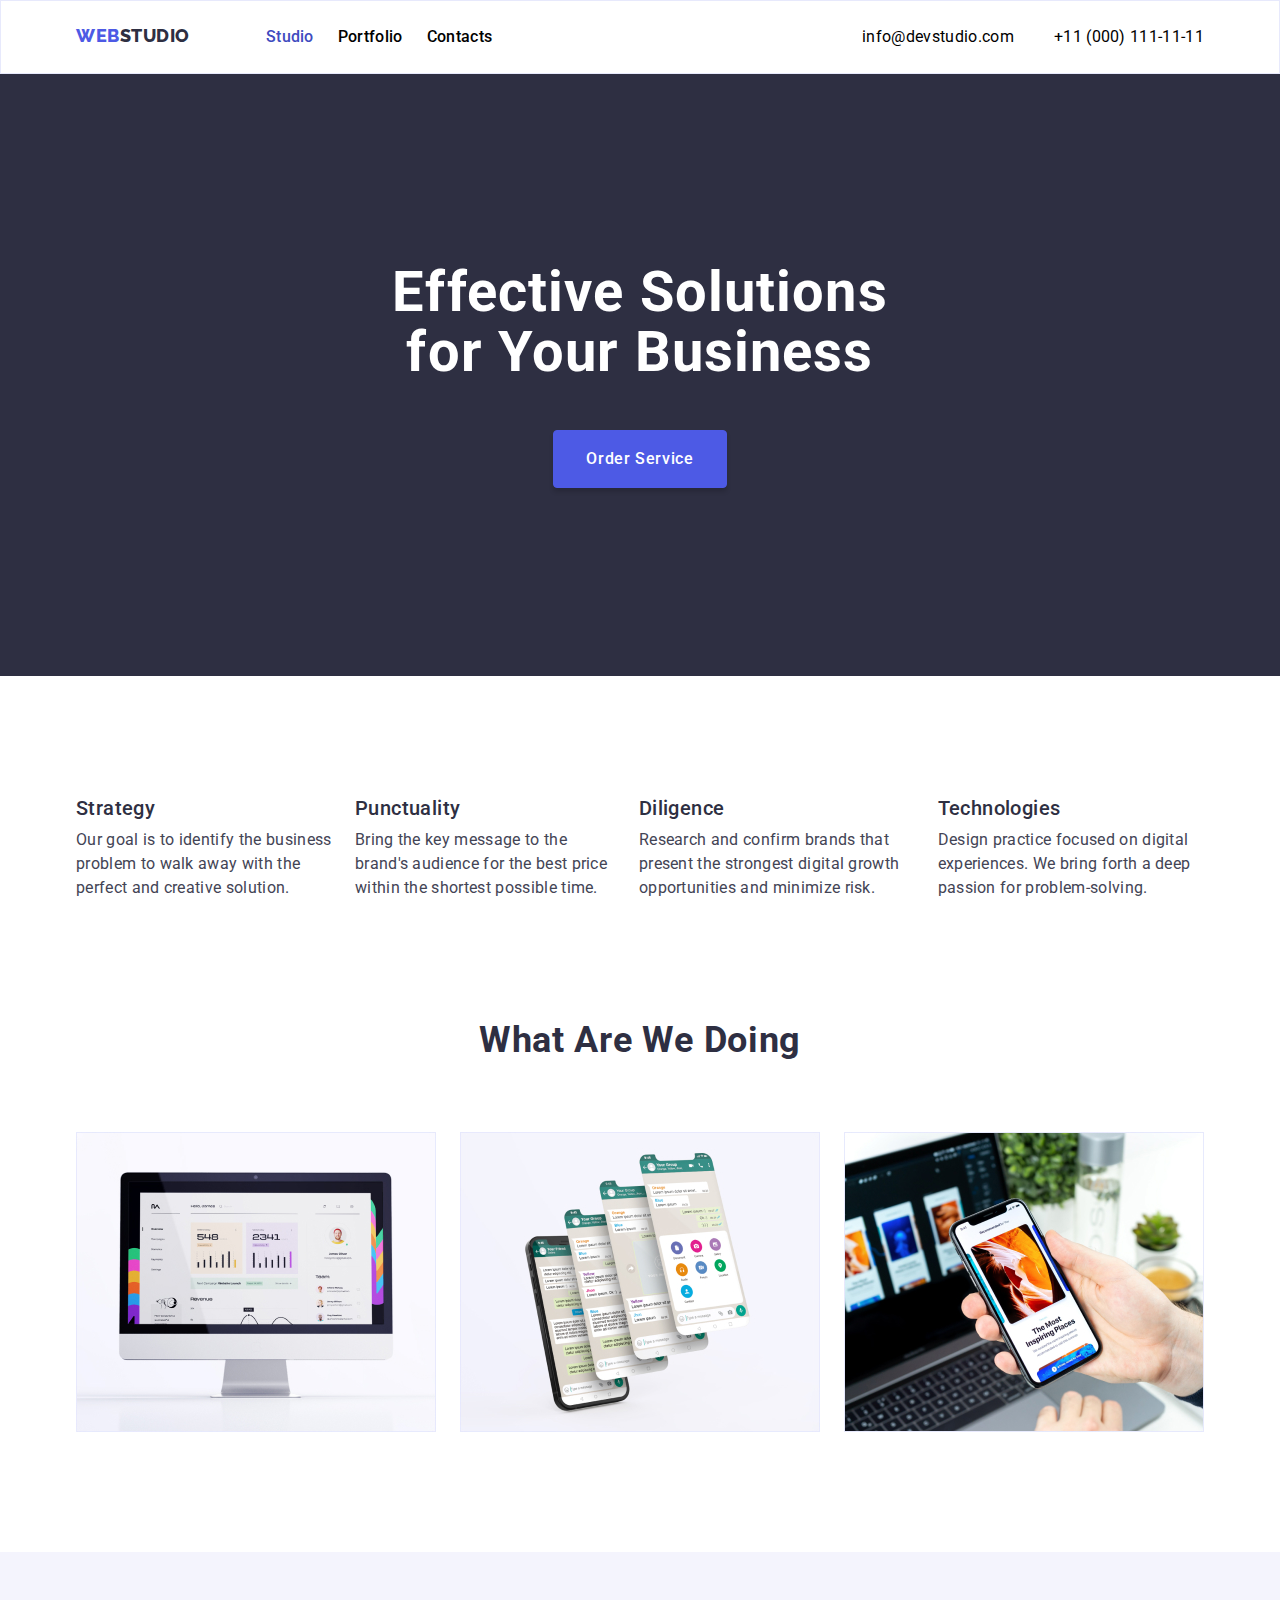
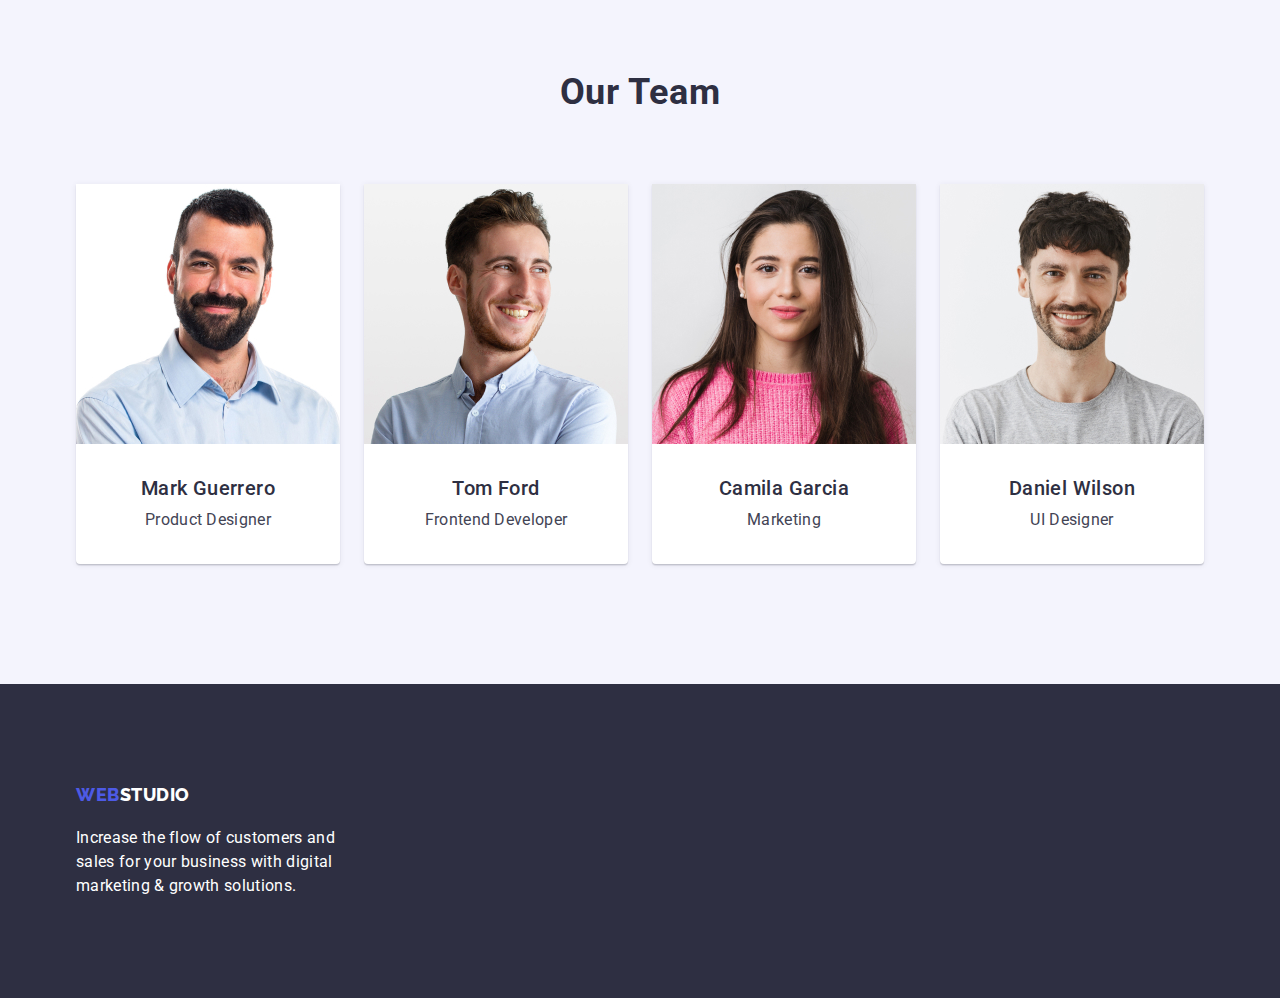
<file: index.html>
<!DOCTYPE html>
<html lang="en">
<head>
    <meta charset="UTF-8">
    <meta name="viewport" content="width=device-width, initial-scale=1.0">
    <title>Homework 3</title>
    <!-- CSS Normalize -->
    <link rel="stylesheet" href="https://cdnjs.cloudflare.com/ajax/libs/modern-normalize/2.0.0/modern-normalize.min.css" />
    <!-- CSS -->
    <link rel="stylesheet" href="./css/styles.css"></link>
</head>
<body>
    <!--Header Part-->
    <header class="header">
        <div class="container header-container">
            <nav class="header-navigation">
                <a href="./index.html" class="link-logo">
                    <span class="logo-web">WEB</span><span class="logo-studio-top">STUDIO</span>
                </a>
                <ul class="navbar lists">
                    <li><a href="./index.html" class="navlist-top-pages currentoption">Studio</a> </li>
                    <li><a href="./portfolio.html" class="navlist-top-pages">Portfolio</a></li>
                    <li><a href="#" class="navlist-top-pages">Contacts</a></li>
                </ul>
            </nav>

            <ul class="contacts-top lists" >
                <li>
                    <a href="mailto:info@devstudio.com" class="contact-info-top">
                    info@devstudio.com</a>
                </li>
                <li>
                    <a href="tel:+110001111111" class="contact-info-top"> 
                    +11 (000) 111-11-11  </a>
                </li>
            </ul>
        </div>
    </header> <!--End of Header-->
      <!--This is the Main Section-->
        <main>
            <!--This is the 1ST Section-->
            <section class="hero hero-background ">
                <div class=" hero-container container">
                    <h1 class="header1"> Effective Solutions
                        <br/>for Your Business </h1>  
                            <button type="button" class="filter filter-active">Order Service</button>
                </div>
            </section> <!--End 1st Section-->
            <!--This is the 2nd Section-->
            <section class="section">
                <div class="container features-container">
                <ul class="features lists">
                    <li> 
                        <h3 class="features-list-title"> Strategy </h3> 
                        <p class="features-description">
                            Our goal is to identify the business
                        problem to walk away with the perfect and creative solution.
                        </p>
                    </li>
                    <li>
                        <h3 class="features-list-title"> Punctuality </h3>
                        <p class="features-description">
                            Bring the key message to the brand's audience for the best price within the shortest possible time.
                        </p>
                    </li>
                    <li>
                        <h3 class="features-list-title">  Diligence </h3>
                        <p class="features-description">
                            Research and confirm brands that present the strongest digital growth opportunities and minimize risk.
                        </p>
                    </li>
                    <li>
                        <h3 class="features-list-title"> Technologies </h3>
                        <p class="features-description">
                            Design practice focused on digital experiences. We bring forth a deep passion for problem-solving.
                        </p>
                    </li>
                </ul>
                </div>
            </section> <!--End 2nd Section-->
            <!--This is the 3rd Section-->
            <section class="section section-no-top-padding">
                <div class="container whatwedo-container">
                <h2 class="section-title"> What are we doing </h2>
                <ul class="whatwedo lists">
                    <li class="whatwedo-list">
                        <img src="./images/what-we-do-1.jpg" alt="monitor" width="360px">
                    </li>
                    <li>
                        <img src="./images/what-we-do-2.jpg" alt="messenger" width="360px">
                    </li>
                    <li>
                        <img src="./images/what-we-do-3.jpg" alt="phone" width="360px">
                    </li>
                </ul>
                </div>
            </section> <!--End 3rd Section-->
            <!--This is the 4th Section-->
            <section class="section section-grey">
                <div class="container team-container">
                <h2 class="section-title">  Our Team </h2>
                <ul class="team lists">
                    
                    <li class="team-list">
                        <img src="./images/team-1.jpg" alt="Mark_Guerrero" height="260px" width="264px">
                        <h3 class="team-list-title">
                            Mark Guerrero
                        </h3>
                        <p class="team-description">
                        Product Designer
                        </p>
                    </li>
                  
                    <li class="team-list">
                        <img src="./images/team-2.jpg" alt="Tom_Ford" height="260px" width="264px">
                        <h3 class="team-list-title">
                            Tom Ford
                        </h3>
                        <p class="team-description">
                            Frontend Developer
                        </p>
                    </li>
                   
                    <li class="team-list">
                        <img src="./images/team-3.jpg" alt="Camila_Garcia" height="260px" width="264px">
                        <h3 class="team-list-title">
                            Camila Garcia
                        </h3>
                        <p class="team-description">
                            Marketing
                        </p>
                    </li>
                   
                    <li class="team-list">
                        <img src="./images/team-4.jpg" alt="Daniel_Wilson" height="260px" width="264px">
                        <h3 class="team-list-title">
                            Daniel Wilson
                        </h3>
                        <p class="team-description">
                            UI Designer
                        </p>
                    </li>
                   
                </ul>
                </div>
            </section> <!--End of 4th Section-->

        </main> <!--This is the End of Main Section-->

    <!--This is the Footer-->
    <footer class="footer">
        <div class="container">
            <a href="./index.html" class="link-logo">
                <span class="logo-web">WEB</span><span class="logo-studio-bottom">STUDIO</span>
            </a>
            <p class="parag-bottom">
                Increase the flow of customers and <br>
                sales for your business with digital <br>
                marketing & growth solutions.
            </p>
        </div>
    </footer> <!--End of Footer-->
</body>
</html>
</file>
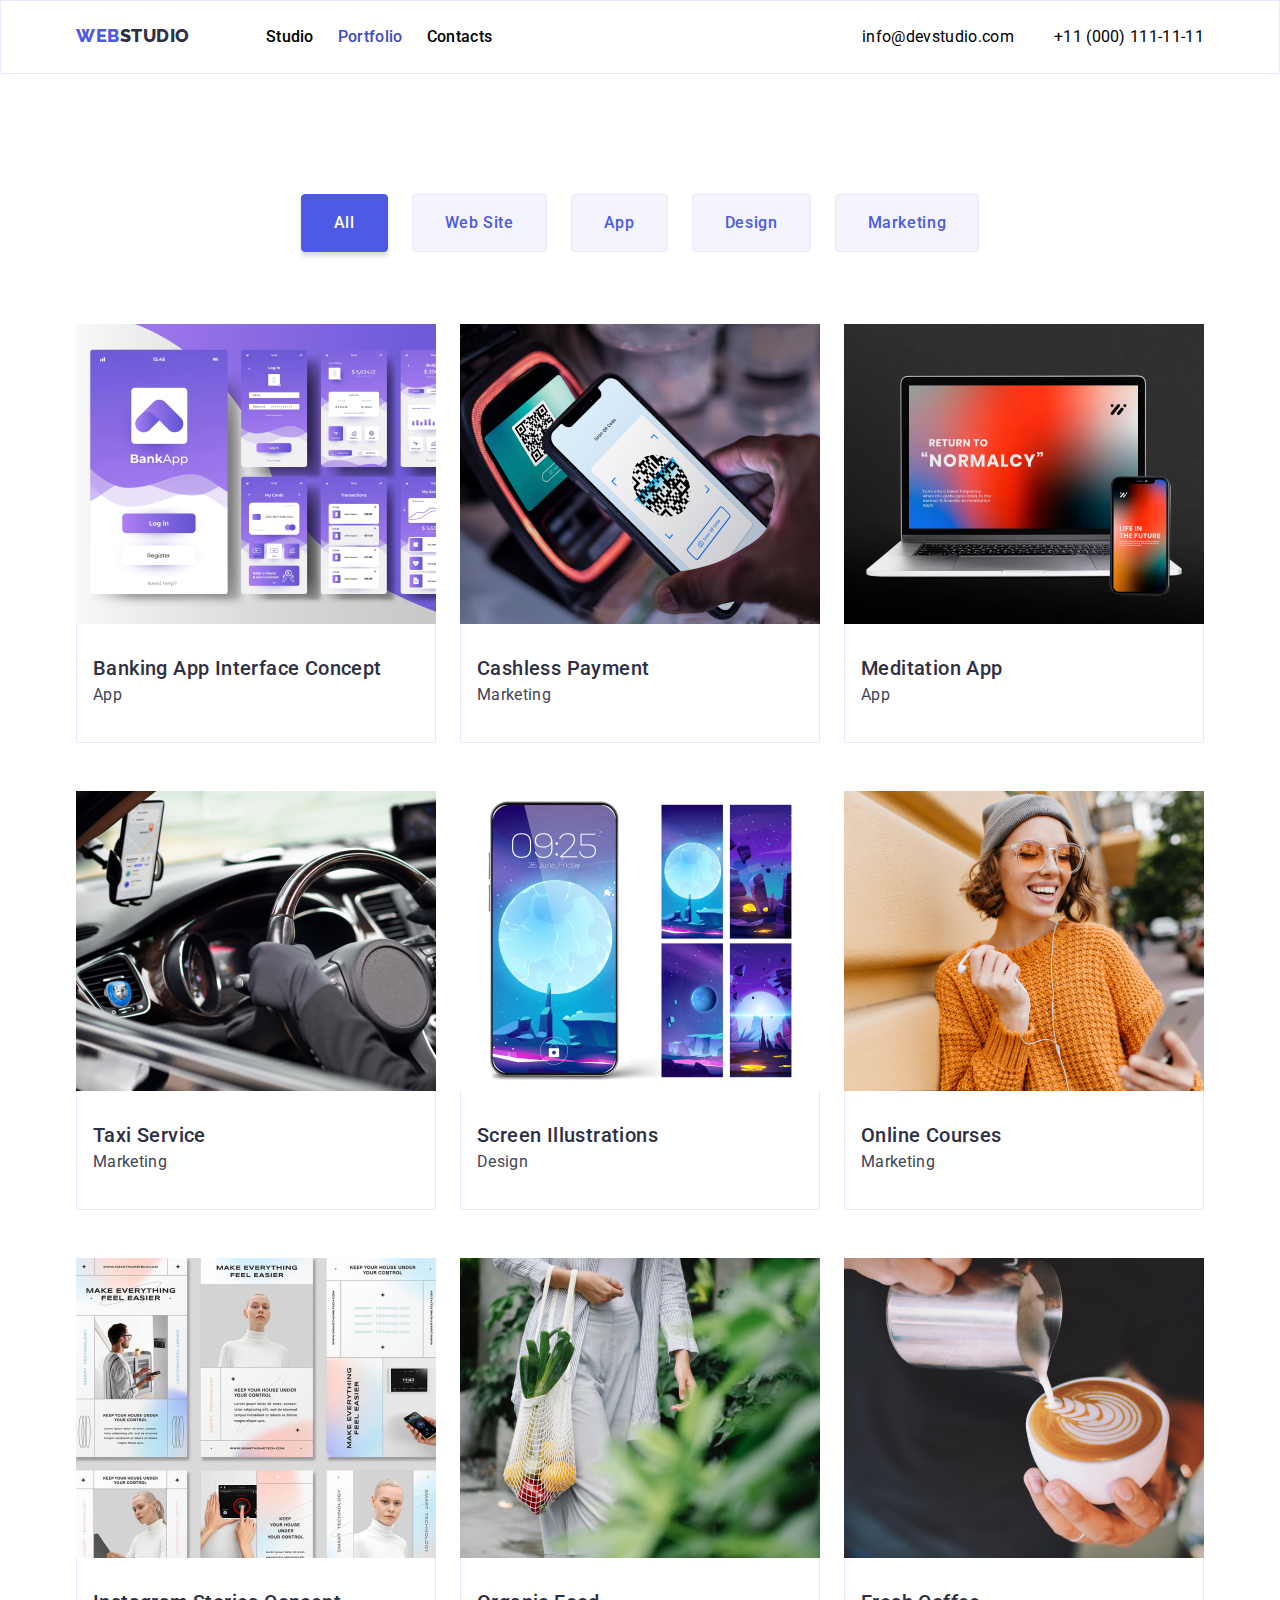
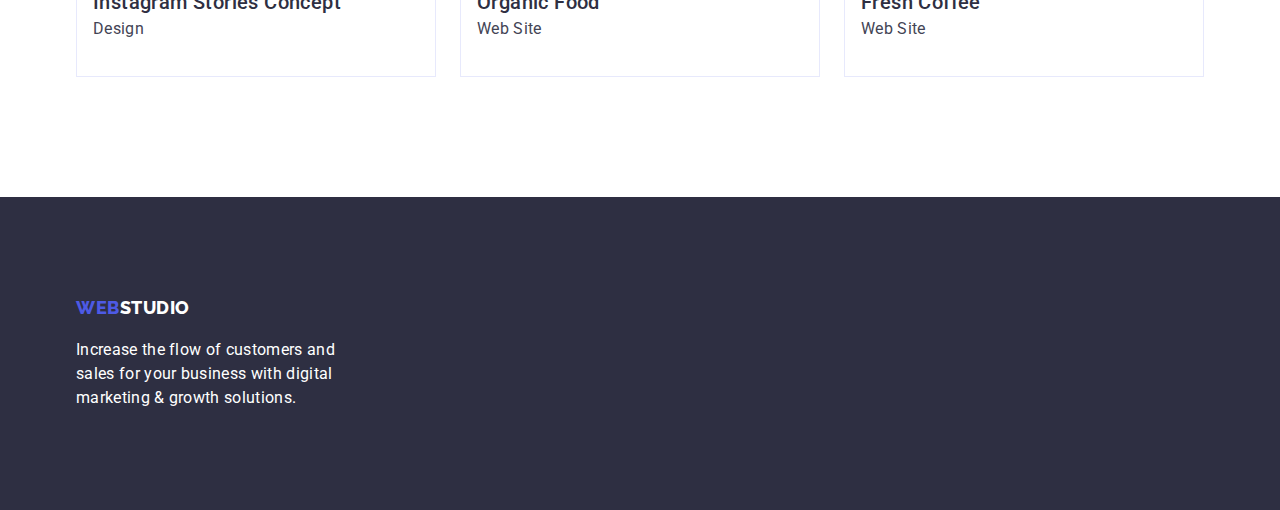
<file: portfolio.html>
<!DOCTYPE html>
<html lang="en">

<head>
    <meta charset="UTF-8">
    <meta name="viewport" content="width=device-width, initial-scale=1.0">
    <title>Homework 3</title>
    <!-- CSS Normalize -->
    <link rel="stylesheet"
        href="https://cdnjs.cloudflare.com/ajax/libs/modern-normalize/2.0.0/modern-normalize.min.css" />
    <!-- CSS -->
    <link rel="stylesheet" href="./css/styles.css">
    </link>
</head>

<body>
    <!--Header Part-->
    <header class="header">
        <div class="container header-container">
            <nav class="header-navigation">
                <a href="./index.html" class="link-logo">
                    <span class="logo-web">WEB</span><span class="logo-studio-top">STUDIO</span>
                </a>
                <ul class="navbar lists">
                    <li><a href="./index.html" class="navlist-top-pages ">Studio</a> </li>
                    <li><a href="./portfolio.html" class="navlist-top-pages currentoption">Portfolio</a></li>
                    <li><a href="#" class="navlist-top-pages">Contacts</a></li>
                </ul>
            </nav>

            <ul class="contacts-top lists">
                <li>
                    <a href="mailto:info@devstudio.com" class="contact-info-top">
                        info@devstudio.com</a>
                </li>
                <li>
                    <a href="tel:+110001111111" class="contact-info-top">
                        +11 (000) 111-11-11 </a>
                </li>
            </ul>
        </div>
    </header> <!--End of Header-->
    <!--This is the Main Section-->
    <main>
        <!--This is the 1ST Section-->
        <section class="section">
            <div class="container projects-container">
                
            <ul class="filters lists">
                
                <li>
                    <button type="button" class="filter filter-active"> All</button>
                </li>
                <li>
                     <button type="button" class="filter"> Web Site</button>
                </li>
                <li>
                    <button type="button" class="filter"> App</button>
                </li>
                <li>
                    <button type="button" class="filter"> Design</button>
                </li>
                <li>
                    <button type="button" class="filter"> Marketing</button>
                </li>
              
            </ul> 
                  
            <ul class="projects lists">
              
                <li class="project-type">
                    <img src="./images/project-1.jpg" alt="bankapp" width="360px">
                    <div class="project-text-wrapper">
                    <h3 class="project-list-title">
                        Banking App Interface Concept
                    </h3>
                    <p class="project-description">
                        App
                    </p>
                    </div>
                </li>
                <li class="project-type">
                    <img src="./images/project-2.jpg" alt="cashlesspayment" width="360px">
                    <div class="project-text-wrapper">
                    <h3 class="project-list-title">
                        Cashless Payment
                    </h3>
                    <p class="project-description">
                        Marketing
                    </p>
                    </div>
                </li>
                <li class="project-type">
                    <img src="./images/project-3.jpg" alt="laptop-and-phone" width="360px">
                    <div class="project-text-wrapper">
                    <h3 class="project-list-title">
                        Meditation App
                    </h3>
                    <p class="project-description">
                        App
                    </p>
                    </div>
                </li>
                <li class="project-type">
                    <img src="./images/project-4.jpg" alt="taxi" width="360px">
                    <div class="project-text-wrapper">
                    <h3 class="project-list-title">
                            Taxi Service
                    </h3>
                    <p class="project-description">
                            Marketing
                    </p>
                    </div>
                </li>
                <li class="project-type">
                    <img src="./images/project-5.jpg" alt="phone" width="360px">
                    <div class="project-text-wrapper">
                    <h3 class="project-list-title">
                            Screen Illustrations
                    </h3>
                    <p class="project-description">
                            Design
                    </p>
                    </div>
                </li>
                <li class="project-type">
                    <img src="./images/project-6.jpg" alt="lady" width="360px">
                    <div class="project-text-wrapper">
                    <h3 class="project-list-title">
                            Online Courses
                    </h3>
                    <p class="project-description">
                            Marketing
                    </p>
                    </div>
                </li>
                <li class="project-type">
                    <img src="./images/project-7.jpg" alt="collage-pic" width="360px">
                    <div class="project-text-wrapper">
                    <h3 class="project-list-title">
                        Instagram Stories Concept
                    </h3>
                    <p class="project-description">
                        Design
                    </p>
                    </div>
                </li>
                <li class="project-type">
                    <img src="./images/project-8.jpg" alt="fruit" width="360px">
                    <div class="project-text-wrapper">
                    <h3 class="project-list-title">
                        Organic Food
                    </h3>
                    <p class="project-description">
                        Web Site
                    </p>
                    </div>
                </li>
                <li class="project-type">
                    <img src="./images/project-9.jpg" alt="coffee" width="360px">
                    <div class="project-text-wrapper">
                    <h3 class="project-list-title">
                        Fresh Coffee
                    </h3>
                    <p class="project-description">
                        Web Site
                    </p>
                    </div>
                </li>
                
            </ul>
           
            </div>
        </section> <!--End of Second Section-->

    </main> <!--This is the End of Main Section-->

    <!--This is the Footer-->
    <footer class="footer">
        <div class="container">
            <a href="./index.html" class="link-logo">
                <span class="logo-web">WEB</span><span class="logo-studio-bottom">STUDIO</span>
            </a>
            <p class="parag-bottom">
                Increase the flow of customers and <br>
                sales for your business with digital <br>
                marketing & growth solutions.
            </p>
        </div>
    </footer> <!--End of Footer-->
</body>

</html>
</file>
<file: css/styles.css>
@import url("https://fonts.googleapis.com/css2?family=Raleway:wght@800&family=Roboto:wght@400;500;700;900&display=swap" ); /*to link font frm google fonts*/

:root
{
    --iriscolor: #4D5AE5;
    --navyblue:#2E2F42;
    --navcolor: black;
    --oceancolor: #404BBF;
    --whitecolor: white;
    --slate:#434455;
    --cloud:#F4F4FD;
    --green:#31D0AA;
    --lightslate:#8E8F99;
    --cornflower:#E7E9FC;
    --navybluemodal:#2E2F42;
    --grey:#2E2F42;
    --dairy:#FCFCFC;
    
}
/* CSS RESET */
p,
h1,
h2,
h3,
h4,
h5,
h6 {
    margin: 0;
}

ul,
ol {
    margin: 0;
    padding: 0;
}

img {
    display: block;
}
/* END OF CSS RESET */

body
{
    font-family: 'Roboto',sans-serif;
    font-size: 16px;
    font-style: normal;
    font-weight: 400;
    line-height: 24px;
    letter-spacing: 0.32px;
}

.container {
    width: 1158px;
    margin: 0 auto;  
    padding:0 15px;
}
.header{

    border: 1px solid var(--cornflower);
    background: var(--whitecolor);

}
.header-container
{
    display: flex;
    justify-content: space-between;
    align-items: center;
    background: var(--whitecolor);
}

.header-navigation{

    display: flex;
    align-items: center;
}

.header1 {
 
    color: var(--whitecolor);
    text-align: center;
    font-size: 56px;
    font-weight: 700;
    line-height: 60px;
    letter-spacing: 1.12px;
    margin-bottom: 48px;
}

.link-logo
{
    text-decoration: none; /*To remove the underline frm link*/
}

.logo-web
{
    font-family: 'Raleway', sans-serif;
    color: var(--iriscolor);
    font-size: 18px;
    font-style: normal;
    font-weight: 800;
    line-height: 21px;
    letter-spacing: 0.54px;
    text-transform: uppercase;
}

.logo-studio-top
{
    margin-right: 76px;
    color: var(--navyblue);
    font-family: 'Raleway', sans-serif;
    font-size: 18px;
    font-style: normal;
    font-weight: 800;
    line-height: 21px;
    letter-spacing: 0.54px;
    text-transform: uppercase;
}

.navbar
{
    display: flex;
    gap: 24px;
}

.contacts-top
{
    display: flex;
    gap: 40px;
}

.navbar .navlist-top-pages
{
    color: var(--navcolor);
    text-decoration: none;
    font-weight: 500;
    display: block;
    padding: 24px 0;

}

.lists
{
    list-style-type: none;
}

.navbar .navlist-top-pages:hover,
.navbar .navlist-top-pages:focus,
.navbar .navlist-top-pages.currentoption
{
    color: var(--oceancolor);
}

.contacts-top .contact-info-top:hover,
.contacts-top .contact-info-top:focus 
{
    color: var(--oceancolor);
}

.contacts-top .contact-info-top
{
    color: var(--navcolor);
    display: block;
    text-decoration: none;
    padding: 24px 0;
}

.hero-container
{
    text-align: center;
}

.hero-background
{
    background-color: var(--navyblue);
}

.hero{
    padding: 188px 0;   
}

.section-grey
{
    background-color: var(--cloud);
}

.filters
{
    display: flex;
    gap: 24px;
    margin-bottom: 72px;
}

.filter 
{ /*button css*/

    display: inline-flex;
    padding: 16px 32px;

    cursor: pointer;
    border: 1px solid var(--cornflower);
    color: var(--iriscolor);
    background-color: var(--cloud);
    border-radius: 4px;

    font-family: inherit;
    font-size: 16px;
    font-style: normal;
    font-weight: 500;
    line-height: 24px;
    letter-spacing: 0.64px;
}

.filter-active, .filter:hover, .filter:focus
{
    background-color: var(--iriscolor);
    border-color:var(--iriscolor);
    box-shadow: 0px 4px 4px 0px rgba(0, 0, 0, 0.15);
    color: var(--whitecolor);
}

.filter.filter-active:hover,
.filter.filter-active:focus
{
    background-color: var(--oceancolor);
}

.section-title 
{
    margin-bottom: 72px;
    color: var(--navyblue);
    text-align: center;
    font-size: 36px;
    font-style: normal;
    font-weight: 700;
    line-height: 40px;
    letter-spacing: 0.72px;
    text-transform: capitalize;
}

.section
{
    padding-top: 120px;
    padding-bottom: 120px;
}

.section-no-top-padding
{
    padding-top: 0px;
}

.features-container
{
 
}

.features {

    display: flex;
    gap: 20px;
    
}

.features-list-title 
{
    margin-bottom: 8px;
    color: var(--navyblue);
    font-size: 20px;
    font-weight: 500;
    letter-spacing: 0.4px;
    text-transform: capitalize;
}

.features-description 
{
    gap: 24px;
    color: var(--slate);
}

.whatwedo-container{

}

.whatwedo
{

    display: flex;
    gap: 24px;

}

.whatwedo-list
{
    
}

.team-list-title 
{
    margin-top:32px;
    margin-bottom: 8px;
  
    color: var(--navyblue);
    font-size: 20px;
    font-weight: 500;
    letter-spacing: 0.4px;
    text-transform: capitalize;
}

.team-description {
    
    color: var(--slate);
}

.team-container {


}

.team 
{
    display: flex;
    gap: 24px;
}

.team-list
{
    display: inline-flex;
    flex-direction: column;
    align-items: center;
    padding-bottom: 32px;

    border-radius: 0px 0px 4px 4px;
    background: var(--whitecolor);
    box-shadow: 0px 2px 1px 0px rgba(46, 47, 66, 0.08), 0px 1px 1px 0px rgba(46, 47, 66, 0.16), 0px 1px 6px 0px rgba(46, 47, 66, 0.08);
}

.projects-container
{
    display: flex;
    flex-direction: column;
    align-items: center;
}

.projects{
    display: flex;
    flex-direction: row;
    flex-wrap: wrap;
    gap: 48px 24px;
}

.project-type{


}

.project-text-wrapper
{
    border: 1px solid var(--cornflower);
    border-top: none;
    padding: 32px 16px;
}

.project-list-title {

    color: var(--navyblue);
    font-size: 20px;
    font-weight: 500;
    letter-spacing: 0.4px;
    text-transform: capitalize;
}

.project-description {

    line-height: 1.87;
    color: var(--slate);
}

.footer {
    padding: 100px 0;
    background-color: var(--navyblue);
}

.logo-studio-bottom {

    color: var(--whitecolor);
    font-family: 'Raleway', sans-serif;
    font-size: 18px;
    font-style: normal;
    font-weight: 800;
    line-height: 21px;
    letter-spacing: 0.54px;
    text-transform: uppercase;
}

.parag-bottom {
    margin-top: 17.5px;
    color: var(--whitecolor);
}
</file>
